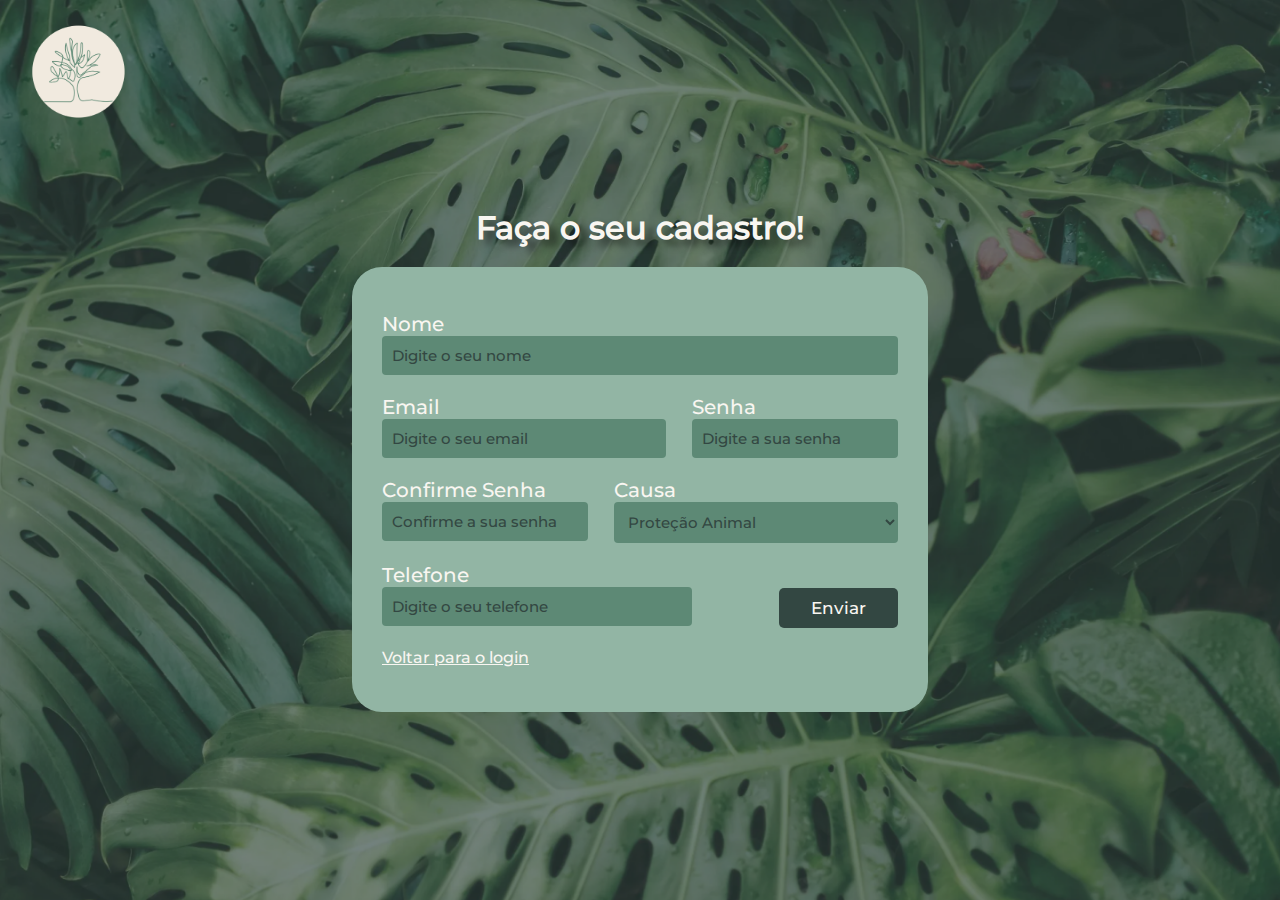
<file: pages/cadastroDOADOR.html>
<!DOCTYPE html>
<html lang="pt-br">

<head>
  <meta charset="UTF-8" />
  <meta name="viewport" content="width=device-width, initial-scale=1.0" />
  <title>Causa Viva - Cadastro do Doador</title>
  <link rel="stylesheet" href="../assets/css/cadastroDOADOR.css" />
  <link rel="stylesheet" href="../style.css" />
</head>

<body>
  <!-- form do cadastro da ONG -->
  <a href="../index.html">
    <img src="../assets/images/logoAuth.png" alt="logoAuth" />
  </a>
  <h1>Faça o seu cadastro!</h1>
  <main>
    <form action="">
      <div class="nome">
        <label for="DOADOR">Nome</label>
        <input type="text" name="DOADOR" placeholder="Digite o seu nome" />
      </div>

      <section>
        <div class="email">
          <label for="email">Email</label>
          <input type="email" name="email" placeholder="Digite o seu email" />
        </div>

        <div class="password">
          <label for="password">Senha</label>
          <input type="password" name="password" placeholder="Digite a sua senha" />
        </div>
      </section>

      <section>
        <div class="confirmePassword">
          <label for="password">Confirme Senha</label>
          <input type="password" name="password" placeholder="Confirme a sua senha" />
        </div>
        <div class="causa">
          <label for="causa">Causa</label>
          <select name="causa" id="">
            <option value="Proteção Animal">Proteção Animal</option>
            <option value="Direitos Humanos e Sociais">
              Direitos Humanos e Sociais
            </option>
            <option value="Meio Ambiente">Meio Ambiente</option>
            <option value="Saúde e Bem-Estar">Saúde e Bem-Estar</option>
            <option value="Educação e Cultura">Educação e Cultura</option>
          </select>
        </div>
      </section>

      <section>
        <div class="telefone">
          <label for="telefone">Telefone</label>
          <input type="text" name="telefone" placeholder="Digite o seu telefone" />
        </div>

        <div class="buttonSubmit submitMedia">
          <button type="submit">Enviar</button>
        </div>

        <div class="buttonsMedia">
            <button type="submit">Enviar</button>
          <a href="./login.html">Voltar para o login</a>
        </div>

      </section>
      <section class="aMedia">
        <a href="./login.html">Voltar para o login</a>
      </section>
    </form>
  </main>
</body>

</html>
</file>
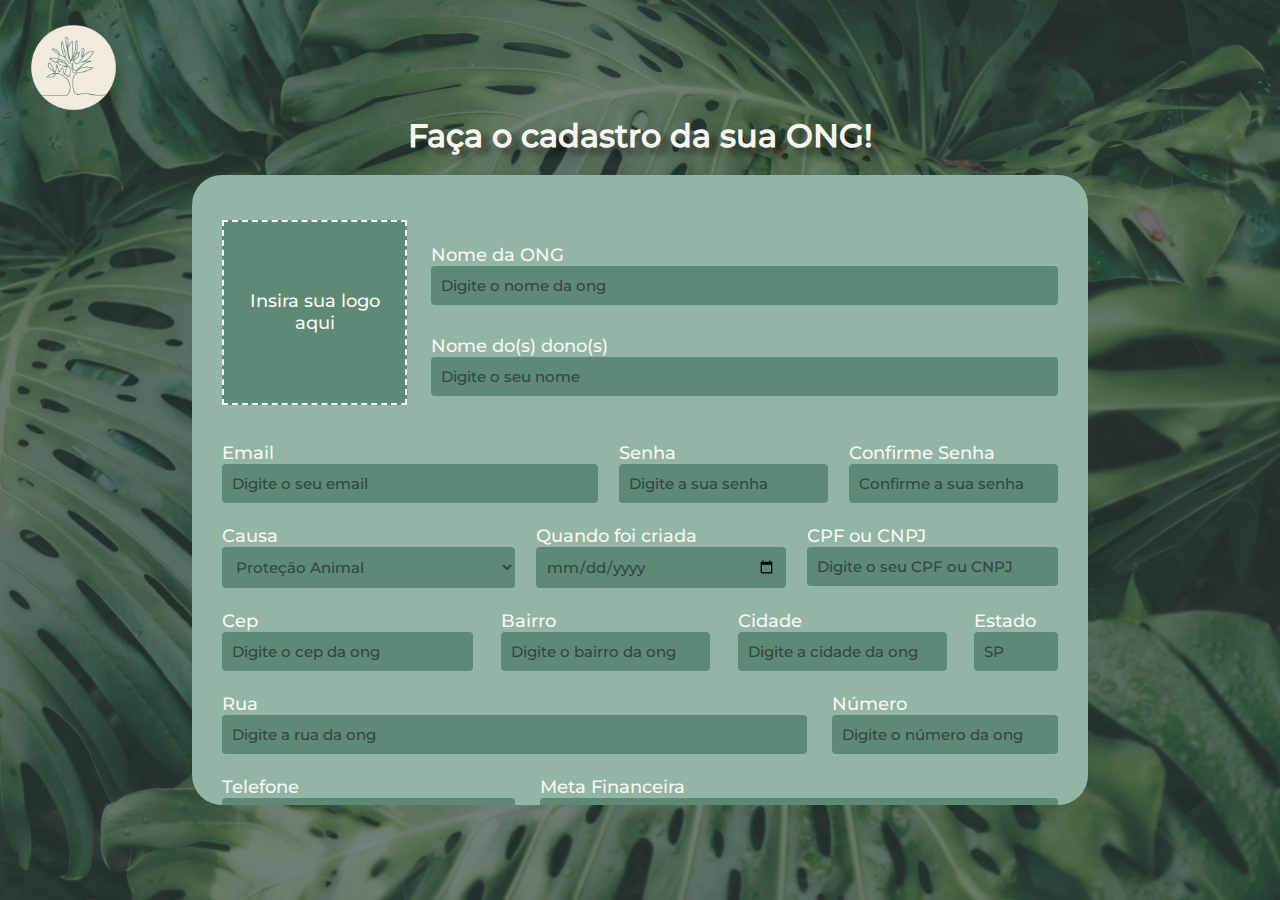
<file: pages/cadastroONG.html>
<!DOCTYPE html>
<html lang="pt-br">
  <head>
    <meta charset="UTF-8" />
    <meta name="viewport" content="width=device-width, initial-scale=1.0" />
    <title>Causa Viva - Cadastro da ONG</title>
    <link rel="stylesheet" href="../style.css" />
    <link rel="stylesheet" href="../assets/css/cadastroONG.css" />
    <script src="../assets/js/cadastroONG.js" defer></script>
    <link
      rel="stylesheet"
      href="https://cdnjs.cloudflare.com/ajax/libs/font-awesome/6.0.0-beta3/css/all.min.css"
    />
  </head>
  <body>
    <!-- form do cadastro da ONG -->
    <a href="../index.html">
      <img src="../assets/images/logoAuth.png" alt="logoAuth" class="logo_link"/>
    </a>
    <h1>Faça o cadastro da sua ONG!</h1>
    <main>
      <form action="">
        <section class="cadastroOng">
          <div class="upload-container">
            <label class="picture" for="picture__input" tabIndex="0">
              <span class="picture__image"></span>
            </label>
            <input type="file" name="picture__input" id="picture__input">
          </div>
          <div class="inputs_logo">
            <div class="nome">
              <label for="ONG">Nome da ONG</label>
              <input
                type="text"
                name="ONG"
                placeholder="Digite o nome da ong"
              />
            </div>

            <div class="dono">
              <label for="dono">Nome do(s) dono(s)</label>
              <input type="text" name="dono" placeholder="Digite o seu nome" />
            </div>
          </div>
        </section>

        <section class="section1">
          <div class="email">
            <label for="email">Email</label>
            <input type="email" name="email" placeholder="Digite o seu email" />
          </div>

          <div class="password">
            <label for="password">Senha</label>
            <input
              type="password"
              name="password"
              placeholder="Digite a sua senha"
            />
          </div>

          <div class="password">
            <label for="password">Confirme Senha</label>
            <input
              type="password"
              name="password"
              placeholder="Confirme a sua senha"
            />
          </div>
        </section>

        <section>
          <div class="causa">
            <label for="causa">Causa</label>
            <select name="causa" id="">
              <option value="Proteção Animal">Proteção Animal</option>
              <option value="Direitos Humanos e Sociais">
                Direitos Humanos e Sociais
              </option>
              <option value="Meio Ambiente">Meio Ambiente</option>
              <option value="Saúde e Bem-Estar">Saúde e Bem-Estar</option>
              <option value="Educação e Cultura">Educação e Cultura</option>
            </select>
          </div>

          <div class="data">
            <label for="data">Quando foi criada</label>
            <input type="date" name="data" id="" />
          </div>
          <div class="CPF_CNPJ">
            <label for="CPF_CNPJ">CPF ou CNPJ </label>
            <input
              type="text"
              name="CPF_CNPJ"
              placeholder="Digite o seu CPF ou CNPJ"
            />
          </div>
        </section>

        <section>
          <div class="cep">
            <label for="cep">Cep</label>
            <input type="text" name="cep" placeholder="Digite o cep da ong" />
          </div>

          <div class="bairro">
            <label for="bairro">Bairro</label>
            <input
              type="text"
              name="bairro"
              placeholder="Digite o bairro da ong"
            />
          </div>

          <div class="cidade">
            <label for="cidade">Cidade</label>
            <input
              type="text"
              name="cidade"
              placeholder="Digite a cidade da ong"
            />
          </div>

          <div class="estado">
            <label for="estado">Estado</label>
            <input type="text" name="estado" placeholder="SP"/>
          </div>
        </section>

        <section>
          <div class="rua">
            <label for="rua">Rua</label>
            <input type="text" name="rua" placeholder="Digite a rua da ong" />
          </div>

          <div class="numero">
            <label for="numero">Número</label>
            <input
              type="text"
              name="numero"
              placeholder="Digite o número da ong"
            />
          </div>
        </section>

        <section>
          <div class="telefone">
            <label for="telefone">Telefone</label>
            <input
              type="text"
              name="telefone"
              placeholder="Digite o telefone  da ong"
            />
          </div>

          <div class="metaFinanceira">
            <label for="metaFinanceira">Meta Financeira</label>
            <input
              type="text"
              name="metaFinanceira"
              placeholder="Digite a meta financeira da ong"
            />
          </div>
        </section>

        <div class="necessidade">
          <label for="necessidade">Necessidades</label>
          <input
            type="text"
            name="necessidade"
            placeholder="Digite as necessidades da ong"
          />
        </div>

        <section>
          <div class="descricao">
            <label for="descricao">Descrição</label>
            <textarea name="descricao" id="" placeholder="Digite uma descrição da ong..."></textarea>
          </div>
          <div class="buttonSubmit">
            <button type="submit">Enviar</button>
            <a href="./login.html">Voltar para o login</a>
          </div>
        </section>
      </form>
    </main>
  </body>
</html>
</file>
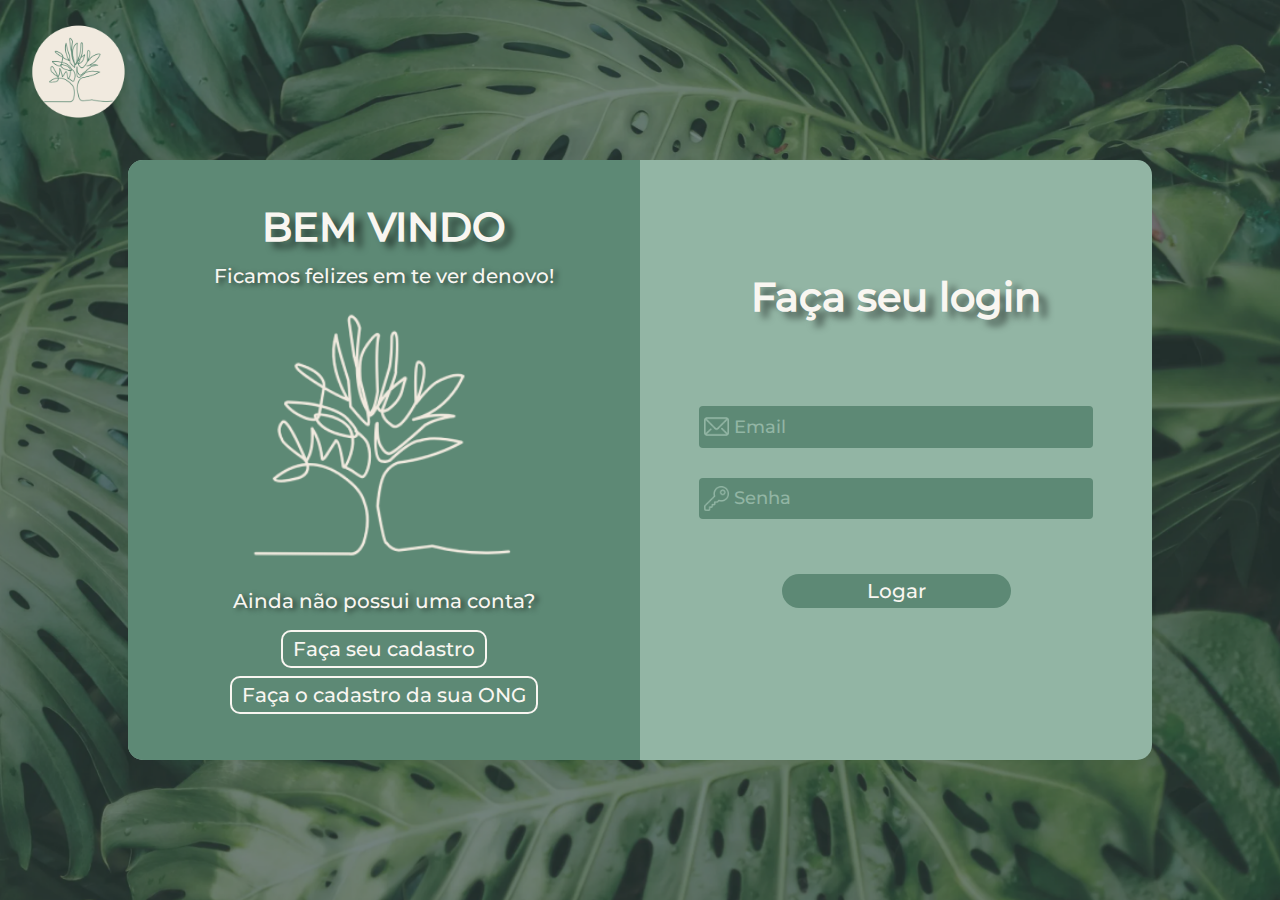
<file: pages/login.html>
<!DOCTYPE html>
<html lang="pt-br">
<head>
    <meta charset="UTF-8">
    <meta name="viewport" content="width=device-width, initial-scale=1.0">
    <title>Causa Viva - Login</title>
    <link rel="stylesheet" href="../style.css" />
    <link rel="stylesheet" href="../assets/css/login.css">
</head>
<body>
    <a href="../index.html">
        <img src="../assets/images/logoAuth.png" alt="logoAuth" class="logo">
    </a>
    <main>
        <!-- "form" do login -->
        <div class="form1">
            <p class="title">BEM VINDO</p>

            <p class="subtitle">Ficamos felizes em te ver denovo!</p class="subtitle">

            <img class="logoLogin" src="../assets/images/logoLogin.png" alt="logoLogin">

            <p class="subtitle">Ainda não possui uma conta?</p>

            <div class="login_link">
                <a href="../pages/cadastroDOADOR.html">Faça seu cadastro</a>
            </div>
            <div class="login_link">
                <a href="../pages/cadastroONG.html">Faça o cadastro da sua ONG</a>
            </div>
        </div>

        <div class="form2">
            <p class="title2">Faça seu login</p>
        
            <form action="../index.html">
                    <input type="email" name="emailLogin" placeholder="Email" required>

                    <input type="password" name="senhaLogin" placeholder="Senha" required>

                <button type="submit">Logar</button>
            </form>

            <div class="links">
                <div class="login_link">
                    <a href="../pages/cadastroDOADOR.html">Faça seu cadastro</a>
                </div>
                <div class="login_link">
                    <a href="../pages/cadastroONG.html">Faça o cadastro da sua ONG</a>
                </div>
            </div>
        </div>
    </main>
</body>
</html>
</file>
<file: assets/css/cadastroDOADOR.css>
body {
    background-color: var(--verdeEscuro);
    background-image: url("../images/fundoAuth.png");
    background-repeat: no-repeat;
    background-size: cover;
    background-clip: initial;
  
    display: flex;
    flex-direction: column;
    align-items: center;
    justify-content: center;
    gap: 20px;
  
    min-height: 100vh;
  
}

h1 {
    color: var(--begeClaro);
    text-shadow: 8px 6px 7px rgba(0, 0, 0, 0.5);
}

img{
    width: 120px;
    position: absolute;
    top: 20px;
    left: 20px;
    transition: transform 0.3s ease
}

img:hover {
    transform: scale(1.2); /* Aumenta a imagem em 20% */
}

.nome{
    width: 100%;
}

.email{
    width: 55%;
}

.password{
    width: 40%;
}

.confirmePassword{
    width: 40%;
}

.causa{
    width: 55%;
}

.telefone{
    width: 60%;
}

main {
    background-color: var(--verdeClaro);
    padding: 45px 30px;
    border-radius: 30px;
    max-width: 45%;
    max-height: 70vh;
}
  
form {
    display: flex;
    align-items: center;
    justify-content: center;
    flex-wrap: wrap;
    gap: 20px;
}

section{
    width: 100%;
    display: flex;
    align-items: start;
    justify-content: space-between;
}

form div{
    display: flex;
    align-items: start;
    justify-content: center;
    flex-direction: column;
  }

a{
    text-decoration: underline;
    color: var(--begeClaro);
    text-align: start;
}

label{
    color: var(--begeClaro);
    font-size: 20px;
}

input, select{
    background-color: var(--verde);
    border: none;
    color: var(--verdeEscuro);
    padding: 10px;
    font-size: 15px;
    border-radius: 4px;
    width: 100%;
}

input::placeholder{
    color: var(--verdeEscuro);
}

.buttonsMedia{
    display: none;
}

button{
    border: none;
    background-color: var(--verdeEscuro);
    color: var(--begeClaro);
    font-size: 17px;
    width: 100%;
    border-radius: 5px;
    padding: 10px;
    transition: all 400ms ease;
}

button:hover{
    background-color: var(--bege);
    color: var(--verdeEscuro);
    cursor: pointer;
}

.buttonSubmit{
    width: 23%;
    display: flex;
    align-items: center;
    justify-content: space-between;
    flex-direction: column;
    gap: 30px;
    padding-top: 25px;
}

@media (max-width:1041px) {
    h1 {
        font-size: 35px;
    }
    img{
        width: 100px;
    }
    label{
        font-size: 18px;
    }
    input, select{
        font-size: 14px;
    }
    main {
        max-width: 55%;
    }
    button{
        font-size: 16px;
    }    
}

@media (max-width:895px) {
    main {
        max-width: 60%;
    }
}

@media (max-width:823px) {
    main {
        max-width: 65%;
    }
}

@media (max-width:753px) {
    main {
        max-width: 65%;
    }
    h1 {
        font-size: 33px;
    }
    input, select{
        font-size: 13px;
    }
    label{
        font-size: 17px;
    }
    button{
        font-size: 15px;
    }  
    .buttonSubmit{
        width: 25%;
        padding-top: 20px;
    }
}

@media (max-width:712px) {
    h1 {
        font-size: 32px;
    }
    button{
        font-size: 15px;
    }  
    .buttonSubmit{
        width: 25%;
        padding-top: 20px;
    }
    .confirmePassword{
        width: 45%;
    }
    .causa{
        width: 49%;
    }
}

@media (max-width:642px) {
    h1 {
        font-size: 29px;
    }
    img{
        width: 95px;
    }
    button{
        font-size: 14px;
    }  
    .confirmePassword{
        width: 47%;
    }
    .causa{
        width: 48%;
    }
    a{
        font-size: 16px;
    }
}

@media (max-width:629px) {
    img{
        width: 93px;
    }
    section{
        flex-direction: column;
        gap: 15px;
    }
    .email{
        width: 100%;
    }
    .password{
        width: 100%;
    }
    .confirmePassword{
        width: 100%;
    }
    .causa{
        width: 100%;
    }
    .telefone{
        width: 100%;
    }
    button{
        font-size: 14px;
        padding: 8px;
    } 
    .buttonSubmit{
        width: 35%;
        padding-top: 15px;
        margin: 0 auto;
    }
    a{
        margin: 0 auto;
    }
    .submitMedia{
        display: none;
    }
    .aMedia{
        display: none;
    }
    .buttonsMedia{
        display: flex;
        align-items: center;
        justify-content: space-between;
        flex-wrap: nowrap;
        width: 100%;
        flex-direction: row;
        padding-top: 10px;
    }
    .buttonsMedia button{
        width: 35%;
    }
    .buttonsMedia a{
        margin: 0;
        padding: 0;
    }
}

@media (max-width:559px) {
    h1 {
        font-size: 27px;
    }
    img{
        width: 80px;
        top: 5px;
        left: 5px;
    }
}

@media (max-width:505px) {
    h1 {
        font-size: 24px;
    }
    label{
        font-size: 16px;
    }
    button{
        font-size: 13px;
    } 
    a{
        font-size: 15px;
    }
}

@media (max-width:461px) {
    main {
        max-width: 75%;
    }
    h1 {
        font-size: 23px;
    }
    label{
        font-size: 15px;
    }
    a{
        font-size: 14px;
    }
}

@media (max-width:383px) {
    main {
        max-width: 80%;
    }
}

@media (max-width:349px) {
    h1 {
        font-size: 22px;
    }
    a{
        font-size: 13px;
    }
}

@media (max-width:321px) {
    main {
        max-width: 83%;
        height: 555px;
    }
    h1 {
        font-size: 21px;
    }
    img{
        width: 75px;
        top: 5px;
        left: 5px;
    }
}
</file>
<file: style.css>
@font-face {
    font-family: 'Montserrat';
    src: url('./assets/font/Montserrat-Medium.ttf');
}

@font-face {
  font-family: 'Montserrat-Light';
  src: url('./assets/font/Montserrat-ExtraLight.ttf');
}
@font-face {
  font-family: 'MoonDance';
  src: url('./assets/font/MoonDance-Regular.ttf');
}

* {
  margin: 0;
  padding: 0;
  box-sizing: border-box;
  font-family: 'Montserrat';
}

:root{
    --verdeEscuro: #334742;
    --verde: #5D8975;
    --verdeClaro: #92B5A4;
    --verdeNeon: #28BA78;
    --azulEscuro: #2C465B;
    --azul: #416B8B;
    --azulClaro: #6696B7;
    --bege: #ECE3D4;
    --offWhite: #F1EAE0;
    --begeClaro: #F9F6F1;
    --amarelo: #F0F8A3;
}
</file>
<file: assets/css/cadastroONG.css>
body {
  background-color: var(--verdeEscuro);
  background-image: url("../images/fundoAuth.png");
  background-repeat: no-repeat;
  background-size: cover;
  background-clip: initial;

  display: flex;
  flex-direction: column;
  align-items: center;
  justify-content: center;
  gap: 20px;

  min-height: 100vh;

}

h1 {
  color: var(--begeClaro);
  text-shadow: 8px 6px 7px rgba(0, 0, 0, 0.5);
}
/* Define a largura da barra de rolagem */
::-webkit-scrollbar {
  width: 10px;
}

/* Cor de fundo da barra de rolagem */
::-webkit-scrollbar-track {
  background: #f0f0f0;
  border-radius: 5px;
}

/* Cor do "thumb" (a parte móvel) */
::-webkit-scrollbar-thumb {
  background: var(--verde);
  border-radius: 5px;
}

/* Quando o usuário passa o mouse */
::-webkit-scrollbar-thumb:hover {
  background: var(--verdeEscuro);
}
main {
  background-color: var(--verdeClaro);
  padding: 45px 30px;
  border-radius: 30px;
  max-width: 60%;
  overflow-y: scroll;
  max-height: 70vh;
}

form {
  display: flex;
  align-items: center;
  justify-content: center;
  flex-wrap: wrap;
  gap: 20px;
}

form div{
  display: flex;
  align-items: start;
  justify-content: center;
  flex-direction: column;
}

.email{
  width: 45%;
}

.password{
  width: 25%;
}

.causa{
  width: 35%;
}

.data{
  width: 30%;
}

.cep{
  width: 30%;
}

.CPF_CNPJ{
  width: 30%;
}

.estado{
  width: 10%;
}

.bairro{
  width: 25%;
}

.cidade{
  width: 25%;
}

.rua{
  width: 75%;
}

.numero{
  width: 22%;
}

.telefone{
  width: 35%;
}

.metaFinanceira{
  width: 62%;
}

.necessidade{
  width: 100%;
}

.descricao {
  width: 75%; 
}

.descricao textarea {
  width: 100%;
  height: 150px;
  display: flex;
  align-items: start;
  justify-content: start;
  text-align: start;
  resize: none;
}

section{
  width: 100%;
  display: flex;
  align-items: start;
  justify-content: space-between;
  max-height: 200px;
}

a{
  text-decoration: underline;
  color: var(--begeClaro);
}

label{
  color: var(--begeClaro);
  font-size: 20px;
}

input, select, textarea{
  background-color: var(--verde);
  border: none;
  color: var(--verdeEscuro);
  padding: 10px;
  font-size: 15px;
  border-radius: 4px;
  width: 100%;
}

input::placeholder, textarea::placeholder{
  color: var(--verdeEscuro);
}

.logo_link{
  width: 120px;
  position: absolute;
  top: 20px;
  left: 20px;
  transition: transform 0.3s ease
}

.logo_link:hover {
  transform: scale(1.2); /* Aumenta a imagem em 20% */
}

.cadastroOng{
  display: flex;
  flex-wrap: wrap;
  position: relative;
  width: 100%;
}

#picture__input {
  display: none;
}

.picture {
  width: 200px;
  height: 200px;
  aspect-ratio: 16/9;
  background: var(--verde);
  display: flex;
  align-items: center;
  justify-content: center;
  color: var(--begeClaro);
  border: 2px dashed currentcolor;
  cursor: pointer;
  font-family: sans-serif;
  transition: color 300ms ease-in-out, background 300ms ease-in-out;
  outline: none;
  overflow: hidden;
  padding: 20px;
  text-align: center;
}

.picture:hover {
  color: var(--verdeEscuro);
  background: var(--begeClaro);
}

.picture:active {
  border-color: var(--verdeClaro);
  color: var(--verdeEscuro);
  background: #eee;
}

.picture:focus {
  color: var(--offWhite);
  background: var(--verdeEscuro);
  box-shadow: 0 0 10px rgba(0, 0, 0, 0.3);
}

.picture__img {
  width: 160px;
}

.file-upload {
  display: none;
}

.upload-container:hover {
  background-color: var(--begeClaro);
}
.labelLogo{
  display: inline-block;
  padding: 100px 100px;
  background-color: var(--verde);
  color: rgb(36, 21, 21);
  font-size: 18px;
  border-radius: 5px;
  cursor: pointer;
  text-align: center;
  width: auto;
}

.nome, .dono{
  width: 100%;
}

.inputs_logo{
  width: 78%;
  display: flex;
  align-items: center;
  justify-content: center;
  flex-direction: column;
  height: 200px;
  gap: 30px;
}

button{
  border: none;
  background-color: var(--verdeEscuro);
  color: var(--begeClaro);
  font-size: 17px;
  width: 100%;
  border-radius: 5px;
  padding: 10px;
  transition: all 400ms ease;
}

button:hover{
  background-color: var(--bege);
  color: var(--verdeEscuro);
  cursor: pointer;
}

.buttonSubmit{
  width: 23%;
  display: flex;
  align-items: center;
  justify-content: space-between;
  flex-direction: column;
  gap: 30px;
  padding-top: 25px;
  height: 175px;
}


@media (max-width:1631px) {
  .inputs_logo{
    width: 75%;
  }
}
@media (max-width:1629px) {
  .rua{
    width: 70%;
  }
  .numero{
    width: 27%;
  }
}
@media (max-width:1588px) {
  .logo_link{
    width: 110px;
  }
}
@media (max-width:1527px) {
  .picture {
    width: 190px;
    height: 190px;
  }
  .picture__img {
    width: 150px;
  }
}
@media (max-width:1440px) {
  main {
    max-width: 65%;
  }
}
@media (max-width:1391px) {
  label{
    font-size: 18px;
  }
  form {
    gap: 22px;
  }
}
@media (max-width:1290px) {
  .picture {
    width: 185px;
    height: 185px;
  }
  .picture__img {
    width: 140px;
  }
  main {
    max-width: 70%;
  }
}
@media (max-width:1200px) {
  input, select, textarea{
    font-size: 14px;
    width: 100%;
  }
  .logo_link{
    width: 105px;
  }
  h1 {
    font-size: 33px
  }
  button{
    font-size: 15px;
    width: 100%;
  }
  .buttonSubmit{
    width: 20%;
    height: 165px;
  }
  a{
    font-size: 15px;
  }
  main{
    max-width: 72%;
  }
}
@media (max-width:1150px) {
  .inputs_logo{
    width: 72%;
  }
  .picture {
    height: 195px;
  }
}
@media (max-width:1080px) {
  main{
    max-width: 78%;
  }
}
@media (max-width:990px) {
  h1 {
    font-size: 30px;
    margin-top: 50px;
  }
   .inputs_logo{
    width: 68%;
    gap: 0;
  }
  .picture__img {
    width: 130px;
  }
  .picture {
    width: 165px;
    height: 185px;
  }
  main{
    max-width: 70%;
    max-height: 75vh;
    padding: 30px 30px;
  }
  section{
    display: block;
    max-height: none;
    padding: 0;
    margin-top: -5px;
  }
  section div{
    margin: 10px 0;
  }
  form {
    gap: 0px;
  }
  .email{
    width: 100%;
  }
  .cadastroOng{
    margin: 0;
  }
  .cadastroOng input{
    margin: 0;
  }
  .cadastroOng .inputs_logo{
    height: 100%;
    gap: 15px;
  }
  .buttonSubmit{
    width: 100%;
    justify-content: space-between;
    display: flex;
    flex-direction: row;
    height: 100px;
  }
  .buttonSubmit button{
    width: 30%;
  }
  .password{
    width: 100%;
  }
  .causa{
    width: 100%;
  }
  .data{
    width: 100%;
  }
  .cep{
    width: 100%;
  }
  .CPF_CNPJ{
    width: 100%;
  }
  .estado{
    width: 100%;
  }
  .bairro{
    width: 100%;
  }
  .cidade{
    width: 100%;
  }
  .rua{
    width: 100%;
  }
  .numero{
    width: 100%;
  }
  .telefone{
    width: 100%;
  }
  .metaFinanceira{
    width: 100%;
  }
  .necessidade{
    width: 100%;
  }
  .descricao {
    width: 100%; 
    margin-top: 15px;
  }
}
@media (max-width:845px) {
  .picture__img {
    width: 110px;
  }
  .picture {
    width: 145px;
    height: 155px;
  }
  h1 {
    font-size: 25px;
  }
  .logo_link{
    width: 100px;
  }
  .cadastroOng .inputs_logo{
    gap: 5px;
  }
}
@media (max-width:750px) {
  .inputs_logo{
    width: 65%;
  }
  main{
    max-width: 75%;
  }
}
@media (max-width:646px) {
  .inputs_logo{
    width: 60%;
  }
  .logo_link{
    width:80px;
  }
}
@media (max-width:577px) {
  main{
    max-width: 85%;
  }
}
@media (max-width:510px) {
  .picture__img {
    width: 150px;
  }
  .picture {
    width: 235px;
  }
  .inputs_logo{
    width: 100%;
    margin: 0;
  }
  .cadastroOng{
    flex-direction: column;
    align-items: center;
    text-align: center;
  }
  .upload-container img {
    position: relative;
  }
}
@media (max-width:455px) {
  .picture__img {
    width: 120px;
  }
  .picture {
    width: 210px;
    height: 135px;
  }
  h1 {
    font-size: 21px;
    margin-top: 30px;
  }
  .logo_link{
    top: 8px;
    left: 8px;
  }
}
@media (max-width:395px) {
  .logo_link{
    width: 70px;
  }
  .picture {
    width: 200px;
    height: 125px;
  }
  .picture__img {
    width: 110px;
  }
  label{
    font-size: 16px;
  }
  input, select, textarea{
    font-size: 12px;
  }
  button{
    font-size: 13px;
  }
  a{
    font-size: 13px;
  }
  .buttonSubmit{
    height: 50px;
  }
}
@media (max-width:350px) {
  h1{
    font-size: 18px;
    margin-top: 20px;
  }
  .picture {
    width: 190px;
    height: 115px;
  }
  .picture__img {
    width: 100px;
  }
}
@media (max-width:320px) {
  main{
    max-width: 90%;
  }
}
</file>
<file: assets/css/login.css>
body {
  background-color: var(--verdeEscuro);
  background-image: url("../images/fundoAuth.png");
  background-repeat: no-repeat;
  background-size: cover;
  background-clip: initial;

  display: flex;
  flex-direction: column;
  align-items: center;
  justify-content: center;
  min-height: 100vh;
  gap: 20px;

  overflow-y: hidden;
}

main {
  display: flex;
  width: 80%;
  max-width: 1100px;
  margin-right: 500px;
  margin: auto;
  height: 600px;
  border-radius: 15px;
  background-color: var(--verdeClaro);
}

.logo{
  width: 120px;
  position: absolute;
  top: 20px;
  left: 20px;
  transition: transform 0.3s ease
}

.logo:hover {
  transform: scale(1.2); /* Aumenta a imagem em 20% */
}

.logoLogin{
  display: flex;
  justify-content: center;
  align-items: center;
  width: 300px;
  margin: 0 auto; 
}

main a{
  color: var(--begeClaro);
  text-decoration: none;
  border: 2px solid var(--begeClaro); 
  padding: 5px 10px;
  border-radius: 10px;
  font-size: 20px;
  line-height: 2.3;
  transition: all 300ms ease;
}

a:hover{
  background-color: var(--begeClaro);
  color: var(--verde);
  text-shadow: none;
}

p{
  color: var(--begeClaro);
}

.title{
  font-size: 40px;
  font-weight: bold;
  text-shadow: 8px 6px 7px rgba(0, 0, 0, 0.5);
}

.subtitle{
  font-size: 20px;
  white-space: nowrap;
  line-height: 2.5;
  text-shadow: 4px 2px 5px rgba(0, 0, 0, 0.5);
}

.form1{
  background-color: var(--verde);
  padding: 10px;
  text-align: center;
  display: flex;
  flex-direction: column;
  justify-content: center;
  width: 50%;
  border-radius: 15px 0 0 15px;
}

.form2{
  padding: 10px;
  display: flex;
  flex-direction: column;
  justify-content: center;
  text-align: center;
  width: 50%;
}

.form2 .links{
  display: none;
}

.title2{
  font-size: 40px;
  font-weight: bold;
  text-shadow: 8px 6px 7px rgba(0, 0, 0, 0.5);
  margin-bottom: 70px;
}

input{
  background-color: var(--verde);
  border: none;
  color: var(--begeClaro);
  padding: 2%;
  border-radius: 4px;
  width: 80%;
  font-size: 18px;
  margin: 15px;
}

input::placeholder{
  color: var(--verdeClaro);
  font-size: 18px;
}

button{
  background-color: var(--verde);
  color: var(--begeClaro);
  border: none;
  padding: 5px 85px;
  font-size: 20px;
  border-radius: 40px;
  margin: 40px;
  cursor: pointer;
  transition: all 400ms ease;
}

button:hover{
  background-color: var(--bege);
  color: var(--verdeEscuro);
}

input[type="email"] {
  background-image: url("../images/email_login.png"); /* URL do ícone */
  background-repeat: no-repeat;
  background-position: 5px center;
  background-size: 25px;
  padding-left: 35px; /* Espaço para o ícone */
}

input[type="password"] {
  background-image: url("../images/password_login.png"); /* URL do ícone */
  background-repeat: no-repeat;
  background-position: 5px center;
  background-size: 25px;
  padding-left: 35px; /* Espaço para o ícone */
}



@media (max-width:1024px) {
  main {
    width: 75%;
    height: 450px;
  }

  main a{
    font-size: 15px;
  }

  .title{
    font-size: 30px;
  }

  .logoLogin{
    width: 200px;
  }

  .subtitle{
    font-size: 18px;
  } 
  
  .logo{
    width: 100px;
  }

  .title2{
    font-size: 30px;
    margin-bottom: 40px;
  }

  input{
    font-size: 18px;
  }
  
  input::placeholder{
    font-size: 18px;
  }

  button{
    font-size: 18px;
    padding: 3px 45px;
  }

  input[type="email"] {
    background-size: 20px;
    padding-left: 30px; 
  }
  
  input[type="password"] {
    background-size: 20px;
    padding-left: 30px; 
  }
  
}

@media (max-width:900px) {
  main {
    width: 75%;
    height: 385px;
  }
  main a{
    font-size: 15px;
    padding: 3px 7px;
  }
  .login_link{
    margin: 2px;
  }
  .title{
    font-size: 25px;
  }
  .logoLogin{
    width: 170px;
  }
  .subtitle{
    font-size: 15px;
  } 
  .logo{
    width: 90px;
  }
  .title2{
    font-size: 28px;
    margin-bottom: 35px;
  }
  input{
    font-size: 15px;
  }
  input::placeholder{
    font-size: 15px;
  }
  button{
    font-size: 18px;
    padding: 3px 55px;
    margin: 30px;
  }
  input[type="email"] {
    background-size: 19px;
  }
  input[type="password"] {
    background-size: 19px;
  }
}

@media (max-width:710px) {
  main {
    height: 375px;
  }
  main a{
    font-size: 13px;
  }
  .logoLogin{
    width: 150px;
  }
  .subtitle{
    font-size: 14px;
  } 
  .title2{
    font-size: 25px;
  }
  input{
    font-size: 13px;
  }
  input::placeholder{
    font-size: 13px;
  }
  button{
    font-size: 15px;
    padding: 3px 45px;
    margin: 30px;
  }
  input[type="email"] {
    background-size: 17px;
  }
  input[type="password"] {
    background-size: 17px;
  }
}

@media (max-width:710px) {
  main {
    height: 365px;
  }
  .logoLogin{
    width: 150px;
  }
  .title{
    font-size: 23px;
  }
  .subtitle{
    font-size: 13px;
  } 
  .title2{
    font-size: 23px;
  }
  input[type="email"] {
    background-size: 17px;
    padding-left: 25px; 
  }
  input[type="password"] {
    background-size: 17px;
    padding-left: 25px; 
  }
}

@media (max-width:610px) {
  main {
    height: 355px;
  }
  main a{
    font-size: 12px;
  }
  .logoLogin{
    width: 140px;
  }
  .logo{
    width: 80px;
  }
  .title{
    font-size: 23px;
  }
  .subtitle{
    font-size: 12px;
  } 
}

@media (max-width:567px) {
  main {
    height: 345px;
  }
  main a{
    font-size: 11px;
  }
  .logo{
    width: 80px;
  }
  .title{
    font-size: 21px;
    text-shadow: 6px 4px 7px rgba(0, 0, 0, 0.5);
  }
  .title2{
    font-size: 21px;
    text-shadow: 6px 4px 7px rgba(0, 0, 0, 0.5);
    margin-bottom: 15px;
  }
  .subtitle{
    font-size: 11px;
  } 
  button{
    font-size: 13px;
    padding: 3px 35px;
    margin: 20px;
  }
  input[type="email"] {
    background-size: 15px;
  }
  input[type="password"] {
    background-size: 15px;
  }
  input{
    font-size: 12px;
  }
  input::placeholder{
    font-size: 12px;
  }
}

@media (max-width:530px) {
  .logo{
    width: 80px;
  }
  .form1{
    display: none;
  }
  .form2{
    width: 100%;
  }
  .form2 .links{
    display: block;
  }
  .links a{
    color: var(--verdeEscuro);
  }
  .links a:hover{
    background-color: var(--verdeEscuro);
    color: var(--begeClaro);
    border: 2px solid var(--verdeEscuro); 
}
  main a{
    font-size: 14px;
    border: 2px solid var(--verde); 
  }
  main {
    width: 65%;
    height: 365px;
  }
  button{
    font-size: 17px;
    padding: 3px 45px;
    margin: 20px;
  }
  .title2{
    font-size: 25px;
    text-shadow: 6px 4px 7px rgba(0, 0, 0, 0.5);
    margin-bottom: 20px;
  }
  input[type="email"] {
    background-size: 19px;
    padding-left: 28px; 

  }
  input[type="password"] {
    background-size: 19px;
    padding-left: 28px; 
  }
  input{
    font-size: 15px;
  }
  input::placeholder{
    font-size: 15px;
  }
}

@media (max-width:375px) {
  .logo{
    width: 75px;
    top: 8px;
    left: 8px;
  }
  main{
    width: 75%;
  }
  main a{
    font-size: 13px;
  }
  button{
    font-size: 15px;
    padding: 3px 35px;
    margin: 20px;
  }
  .title2{
    font-size: 22px;
  }
  input[type="email"] {
    background-size: 17px;
  }
  input[type="password"] {
    background-size: 17px;
  }
  input{
    font-size: 14px;
  }
  input::placeholder{
    font-size: 14px;
  }
}

@media (max-width:349px) {
  main a{
    font-size: 12px;
  }
}

@media (max-width:327px) {
  main {
    width: 80%;
    height: 345px;
  }
  main a{
    font-size: 11px;
  }
  button{
    font-size: 13px;
    padding: 3px 35px;
    margin: 20px;
  }
  input{
    font-size: 13px;
  }
  input::placeholder{
    font-size: 13px;
  }
  .title2{
    font-size: 21px;
  }
  input[type="email"] {
    background-size: 16px;
  }
  input[type="password"] {
    background-size: 16px;
  }
}
</file>
